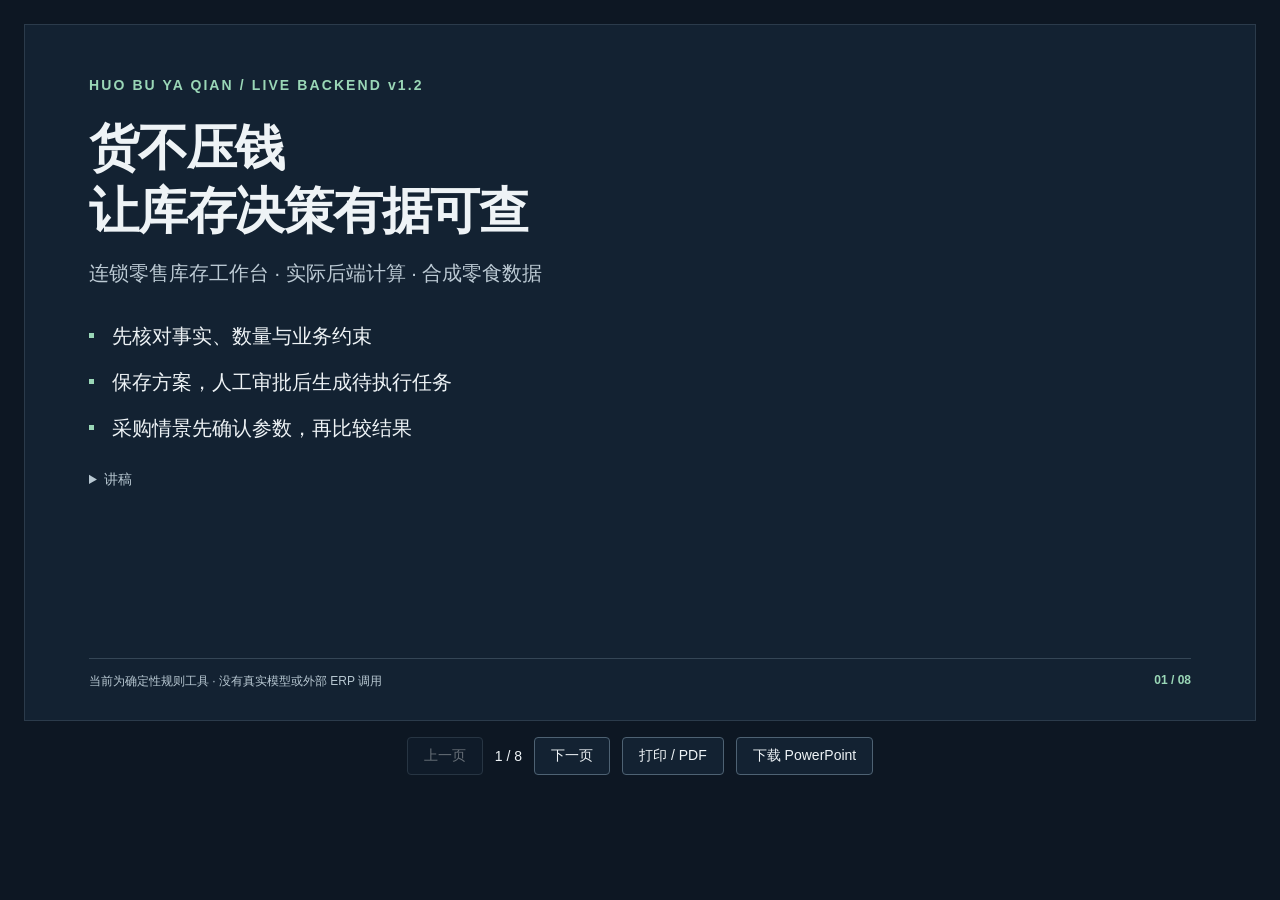
<file: docs/DEMO_SLIDES.html>
<!doctype html>
<html lang="zh-CN"><head><meta charset="utf-8"><meta name="viewport" content="width=device-width,initial-scale=1">
<title>货不压钱 · 演示稿</title><style>
:root{color-scheme:dark;font-family:"Microsoft YaHei","PingFang SC",sans-serif;background:#0d1723;color:#eef3f6}
*{box-sizing:border-box}body{margin:0;padding:24px}main{max-width:1240px;margin:auto}
.slide{position:relative;min-height:697px;padding:52px 64px 70px;border:1px solid #2b3b4b;background:#132232}
.slide[hidden]{display:none}.eyebrow{color:#9ad7b7;font-size:14px;font-weight:700;letter-spacing:.15em}
h1{font-size:50px;line-height:1.25;letter-spacing:-.025em;margin:24px 0 16px;max-width:1050px}
.subtitle{color:#bdcbd5;font-size:20px;line-height:1.5;margin:0 0 25px}ul{padding:0;list-style:none;margin:0}
li{padding:9px 0 9px 23px;font-size:20px;line-height:1.4;position:relative}li:before{content:"";width:5px;height:5px;background:#9ad7b7;position:absolute;top:20px;left:0}
footer{position:absolute;bottom:30px;left:64px;right:64px;display:flex;justify-content:space-between;gap:20px;border-top:1px solid #354656;padding-top:14px;font-size:12px;color:#b8c8d2}
footer b{white-space:nowrap;color:#9ad7b7}details{margin-top:20px;color:#b8c8d2;font-size:14px}details p{max-width:900px;line-height:1.6}
nav{display:flex;justify-content:center;align-items:center;flex-wrap:wrap;gap:12px;margin:16px auto;font-size:14px}
button,a{font:inherit;border:1px solid #4e6273;color:#eef3f6;border-radius:4px;background:#132232;padding:9px 16px;text-decoration:none;cursor:pointer}button:disabled{opacity:.4;cursor:default}button:focus-visible,a:focus-visible{outline:3px solid #9ad7b7}
@media(max-width:700px){body{padding:12px}.slide{padding:30px 24px 96px;min-height:calc(100vh - 115px)}h1{font-size:32px}.subtitle,li{font-size:17px}footer{left:24px;right:24px;bottom:22px;font-size:11px}}
@media print{@page{size:13.333in 7.5in;margin:0}body{padding:0}main{max-width:none}.slide,.slide[hidden]{display:block;width:13.333in;height:7.5in;min-height:0;break-after:page;padding:50px 64px;background:#fff;color:#122333;border:0;print-color-adjust:exact}.slide:last-child{break-after:auto}.eyebrow,footer b{color:#23704f}.subtitle,footer{color:#3b5366}li:before{background:#23704f}h1{font-size:48px}li{font-size:19px}nav,details{display:none}}
</style></head><body><main><section class="slide" aria-label="第 1 页"><div class="eyebrow">HUO BU YA QIAN / LIVE BACKEND v1.2</div><h1>货不压钱<br>让库存决策有据可查</h1><p class="subtitle">连锁零售库存工作台 · 实际后端计算 · 合成零食数据</p><ul><li>先核对事实、数量与业务约束</li><li>保存方案，人工审批后生成待执行任务</li><li>采购情景先确认参数，再比较结果</li></ul><footer><span>当前为确定性规则工具 · 没有真实模型或外部 ERP 调用</span><b>01 / 08</b></footer><details><summary>讲稿</summary><p>本轮以魏的 lanyangyang 分支和 v1.2 当前契约联调。页面访问实际 FastAPI 和数据库，不以响应夹具生成成功结果。数据仍然是合成的，演示不代表真实客户收益。</p></details></section>
<section class="slide" aria-label="第 2 页" hidden><div class="eyebrow">01 / DAILY WORK</div><h1>从需要关注的商品<br>走到一份可核对方案</h1><p class="subtitle">经营总览 → 风险证据 → 工作台计算 → 人工审批 → 待执行任务</p><ul><li>总览分开显示账户、库存成本与采购付款</li><li>风险详情保留事实、原因假设与缺项</li><li>调拨、近效期、采购各自核对约束</li><li>今日待办区分待审批、跟进与人工完成</li></ul><footer><span>调拨改变库存位置，不直接产生现金到账</span><b>02 / 08</b></footer><details><summary>讲稿</summary><p>用西湖文三店每日坚果礼盒作为演示。先核对证据，再进入调拨工作台修改数量。输入变化以后必须重新计算，不能继续使用旧结果。</p></details></section>
<section class="slide" aria-label="第 3 页" hidden><div class="eyebrow">02 / COMPUTATION</div><h1>程序计算数量与金额<br>前端呈现证据与错误</h1><p class="subtitle">当前使用魏的实际零售、工作台、方案和执行任务 API。</p><ul><li>金额为人民币元，百分比为 0—100</li><li>初值和结果从后端返回，前端不补算</li><li>无效方案展示约束错误，不能保存</li><li>未知保留 null，真实缺项不补合成数字</li></ul><footer><span>当前依据根 API_CONTRACT.md 与 FastAPI 1.2.0</span><b>03 / 08</b></footer><details><summary>讲稿</summary><p>业务结果由确定性程序计算。三类工作台复用保存、提交、审批和任务流程。旧统一 Agent Run 草案不再是当前协议，也不会通过前端兼容层伪装成后端已经实现。</p></details></section>
<section class="slide" aria-label="第 4 页" hidden><div class="eyebrow">03 / HUMAN REVIEW</div><h1>保存、审批、执行<br>是三个不同的状态</h1><p class="subtitle">保存草稿 → 提交待审批 → 人工审批 → 生成待外部执行任务</p><ul><li>审批前核对方案版本、数量和来源</li><li>操作回执须与实际方案及版本关联</li><li>任务只保存在本地，没有 ERP 写入</li><li>回执按任务保留，服务记录变化先核对</li></ul><footer><span>幂等键帮助防重复；服务端 expected_version 原子校验仍待完善</span><b>04 / 08</b></footer><details><summary>讲稿</summary><p>审批成功不表示已经调出库存。execute 只创建 draft_pending_external_execution。今日待办可以按门店、商品和编号定位；任务显示对应保存版本的业务身份。未保存人工回执可跨分类和页面继续填写，保存前读取最新状态，关联一致才清除编辑。即使人工登记完成，也不能声称外部操作由系统自动完成。读取与写入之间的原子版本检查仍由魏完善。</p></details></section>
<section class="slide" aria-label="第 5 页" hidden><div class="eyebrow">04 / PURCHASE SCENARIO</div><h1>先确认减量条件<br>再看成本与缺货风险</h1><p class="subtitle">周期、门店、品类、减量比例 → 参数预览 → 确认计算</p><ul><li>当前只支持减少可调整采购数量</li><li>备注文字不会自动变成任意业务动作</li><li>同时比较采购支出、期末库存与风险</li><li>条件改变后旧预览和结果失效</li><li>分周采购支出不是银行账户余额</li></ul><footer><span>少采购、库存成本减少与现金到账分别解释</span><b>05 / 08</b></footer><details><summary>讲稿</summary><p>演示未来十四天减少百分之二十采购。先展示参数卡，确认后才调用后端。结果除了支出变化，还必须检查新增缺货风险；不能把减量金额直接说成利润或回款。</p></details></section>
<section class="slide" aria-label="第 6 页" hidden><div class="eyebrow">05 / INPUT AND EVIDENCE</div><h1>输入可以复现<br>缺项需要明确保留</h1><p class="subtitle">后端内置种子 · 50 个门店 · 313 个库存输入 · 独立付款计划</p><ul><li>输入导出带来源、日期、单位与哈希</li><li>下载文件不代表已经导入当前服务</li><li>反馈规则草稿必须由人工核对</li><li>两组各24条人工参考尚未运行模型评估</li></ul><footer><span>合成数据、人工参考与实际模型效果不能互相替代</span><b>06 / 08</b></footer><details><summary>讲稿</summary><p>导出包从当前后端种子读取稳定输入，在临时数据库中生成，不打开用户日常数据库。实际模型尚未接入，因此不报告模型准确率或 token 成本结论。</p></details></section>
<section class="slide" aria-label="第 7 页" hidden><div class="eyebrow">06 / VERIFICATION</div><h1>让真实操作链<br>经得起重复检查</h1><p class="subtitle">浏览器 → 前端代理 → 实际 FastAPI → 临时数据库</p><ul><li>覆盖工作台、审批、任务与人工回执</li><li>覆盖反馈核对和事实变化后重算</li><li>覆盖模拟预览、约束错误与真实缺项</li><li>样例校验含零减量、全减量与数据隔离</li></ul><footer><span>本地复验：JS 138/138 · Python 163/163 · 并发读取 150/150</span><b>07 / 08</b></footer><details><summary>讲稿</summary><p>后端仍为魏 lanyangyang 的19794ca（并发修复3cc6c4a）。2026-10-03本地统一验收六步全部通过，Python测试包含43项实际后端浏览器用例；独立45次串行和9线程150次并发读取均为200，内容与串行基准一致。没有用固定响应替代计算，没有跳过失败用例。Windows与Ubuntu使用相同验收入口，远端结果以Actions对应提交为准；仓库中的旧联调录像未替换，本轮证据保存在验收目录。这些结果不证明模型理解、客户收益、跨进程事务或ERP执行。</p></details></section>
<section class="slide" aria-label="第 8 页" hidden><div class="eyebrow">07 / NEXT VALIDATION</div><h1>下一步先验证<br>能否减少实际工作量</h1><p class="subtitle">聚焦一条业务流程，比较完整任务耗时、可执行率和有效决策成本。</p><ul><li>完善跨进程事务、版本失效与权限</li><li>接入一份授权真实数据，先做只读核对</li><li>对比熟练人员加 GPT 的同条件基线</li><li>模型按需使用，执行结果如实回收</li></ul><footer><span>多 Agent、模型接口与页面数量本身不构成商业壁垒</span><b>08 / 08</b></footer><details><summary>讲稿</summary><p>当前差异化还需要实验验证。应该给熟练人员和 GPT 同样的数据、约束与计算工具，比较完整任务成本。后续可能积累的是实际约束、可执行流程和结果反馈，而不是简单增加模型调用次数。</p></details></section></main>
<nav aria-label="演示页控制"><button id="previous" type="button">上一页</button><span id="position" aria-live="polite"></span><button id="next" type="button">下一页</button><button id="print" type="button">打印 / PDF</button><a href="DEMO_SLIDES.pptx">下载 PowerPoint</a></nav>
<script>
const slides=[...document.querySelectorAll('.slide')];let current=0;
function show(index){current=Math.max(0,Math.min(slides.length-1,index));slides.forEach((slide,i)=>{slide.hidden=i!==current});document.querySelector('#position').textContent=`${current+1} / ${slides.length}`;document.querySelector('#previous').disabled=current===0;document.querySelector('#next').disabled=current===slides.length-1;document.title=`${current+1}/${slides.length} · 货不压钱演示稿`;}
document.querySelector('#previous').addEventListener('click',()=>show(current-1));document.querySelector('#next').addEventListener('click',()=>show(current+1));document.querySelector('#print').addEventListener('click',()=>window.print());document.addEventListener('keydown',event=>{if(['ArrowRight','PageDown'].includes(event.key)){event.preventDefault();show(current+1)}else if(['ArrowLeft','PageUp'].includes(event.key)){event.preventDefault();show(current-1)}});show(0);
</script></body></html>
</file>
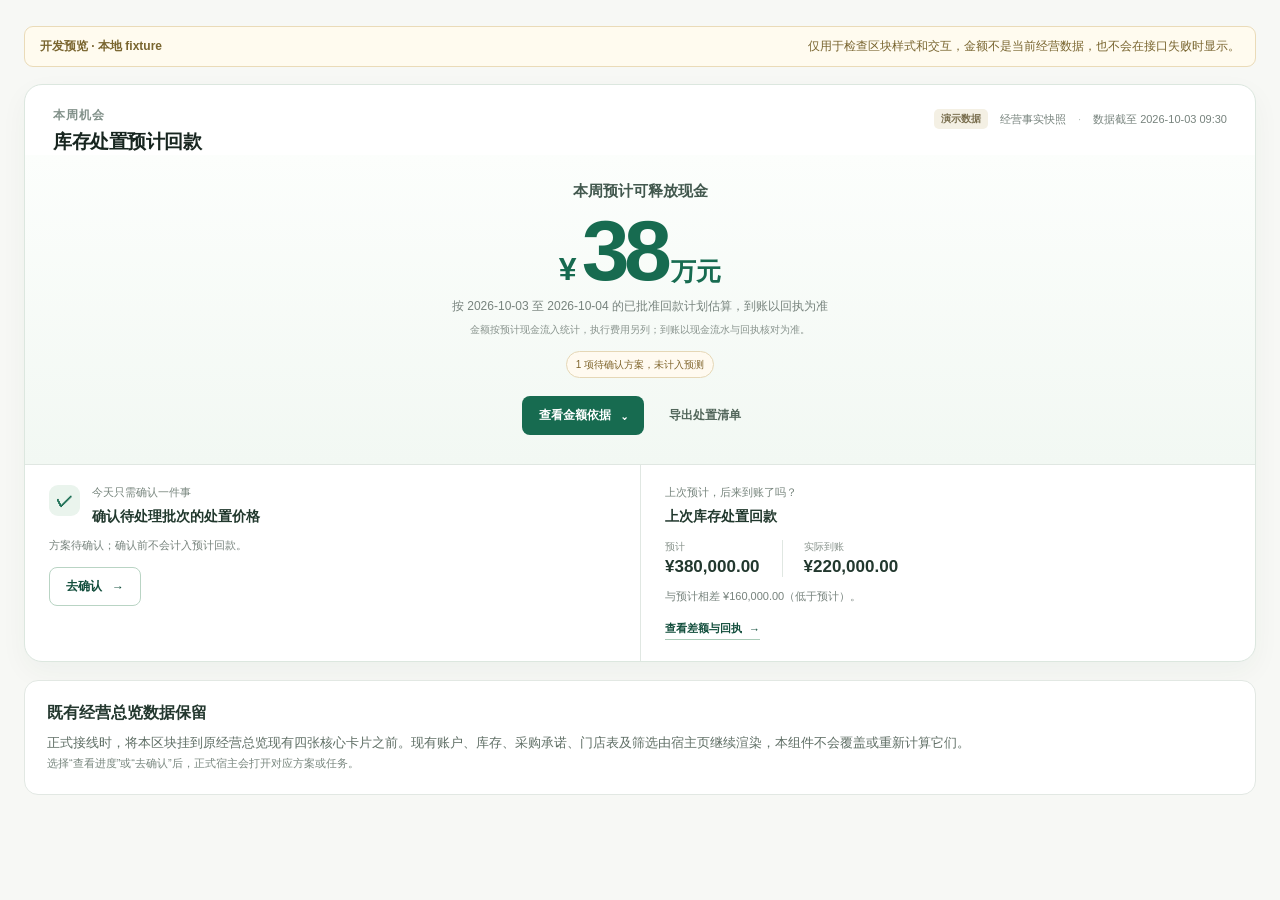
<file: assets/hackathon/followup/overview-cash-opportunity-preview.html>
<!doctype html>
<html lang="zh-CN">
<head>
  <meta charset="utf-8">
  <meta name="viewport" content="width=device-width, initial-scale=1">
  <title>经营总览 · 现金机会区块开发预览</title>
  <link rel="stylesheet" href="overview-cash-opportunity.css">
  <style>
    * { box-sizing: border-box; }
    body { margin: 0; background: #f7f8f5; color: #17251f; font-family: -apple-system, BlinkMacSystemFont, "Segoe UI", "PingFang SC", "Microsoft YaHei", sans-serif; }
    .preview-shell { width: min(1320px, calc(100% - 48px)); margin: 0 auto; padding: 26px 0 56px; }
    .preview-banner { display: flex; flex-wrap: wrap; justify-content: space-between; align-items: center; gap: 8px 20px; margin-bottom: 17px; padding: 11px 15px; border: 1px solid #eadbb8; border-radius: 9px; background: #fffbef; color: #79652f; font-size: 12px; }
    .preview-banner strong { font-weight: 750; }
    .preview-legacy { margin-top: 18px; padding: 22px; border: 1px solid #e2e8e3; border-radius: 14px; background: #fff; color: #5f6e65; font-size: 13px; }
    .preview-legacy h2 { margin: 0 0 8px; color: #24382f; font-size: 16px; }
    .preview-legacy p { margin: 0; line-height: 1.65; }
    .preview-route { margin-top: 10px; color: #78867e; font-size: 11px; }
    @media (max-width: 560px) { .preview-shell { width: calc(100% - 24px); padding-top: 12px; } }
  </style>
</head>
<body>
  <main class="preview-shell">
    <div class="preview-banner" role="note">
      <strong>开发预览 · 本地 fixture</strong>
      <span>仅用于检查区块样式和交互，金额不是当前经营数据，也不会在接口失败时显示。</span>
    </div>
    <div id="cash-opportunity-root"></div>
    <section class="preview-legacy" aria-label="既有经营总览保留位置">
      <h2>既有经营总览数据保留</h2>
      <p>正式接线时，将本区块挂到原经营总览现有四张核心卡片之前。现有账户、库存、采购承诺、门店表及筛选由宿主页继续渲染，本组件不会覆盖或重新计算它们。</p>
      <p class="preview-route" id="preview-route" aria-live="polite">选择“查看进度”或“去确认”后，正式宿主会打开对应方案或任务。</p>
    </section>
  </main>
  <script src="overview-cash-opportunity.js"></script>
  <script>
    const previewTime = "2026-10-03T09:30:00+08:00";
    const previewTasks = [
      {
        task_id: "TASK-PREVIEW-ACTIVE", proposal_id: "PROP-PREVIEW-ACTIVE", proposal_version: 2,
        title: "古荡店库存处置 · 预计到账跟进", status: "in_transit", display_status: "following_up",
        next_action: "核对门店签收和后续到账回执", created_at: "2026-10-03T09:34:00+08:00",
        plan: { actions: [{ store_id: "ST-001", target_store_id: "ST-002" }] },
        candidate_calculation: { expected_cash_in_cny: 380000, cash_flow: [{ direction: "in", amount_cny: 380000, expected_at: "2026-10-04", status: "forecast", source_ref: "已批准处置方案" }] },
        accounting: { expected_cash_cny: 380000, actual_cash_cny: null, status_detail: "等待实际到账" },
      },
      {
        task_id: "TASK-PREVIEW-PAST", proposal_id: "PROP-PREVIEW-PAST", proposal_version: 1,
        title: "上次库存处置回款", status: "completed", display_status: "completed",
        created_at: "2026-09-28T10:00:00+08:00", completed_at: "2026-09-30T16:45:00+08:00",
        accounting: { expected_cash_cny: 380000, actual_cash_cny: 220000, uncollected_expected_cny: 160000 },
      },
    ];
    const fixtureApi = {
      mode: "fixture",
      async getOverview(query) {
        return { context: { ...query, tenant_id: "hackathon-demo", is_demo: true }, overview: { account: { balance: 620000 }, inventory: { cost: 1520000, risk_cost: 380000 }, purchase_commitments: { amount: 84000 } }, metadata: { is_demo: true, source: "versioned_retail_facts", as_of: previewTime, data_version: "retail-v2.1", fact_version: 1 } };
      },
      async listTasks(query) { return { tasks: previewTasks, context: { ...query, tenant_id: "hackathon-demo", is_demo: true } }; },
      async listProposals(query) { return { proposals: [{ proposal_id: "PROP-PREVIEW-APPROVAL", proposal_version: 1, status: "pending_approval", title: "确认待处理批次的处置价格", action_lines: [{ store_id: "ST-001" }], updated_at: previewTime }], context: { ...query, tenant_id: "hackathon-demo", is_demo: true } }; },
    };
    const mounted = window.HackathonCashOpportunity.mount(document.querySelector("#cash-opportunity-root"), {
      api: fixtureApi,
      context: { tenantId: "hackathon-demo", scenarioId: "S01", branchId: "transfer_80", snapshotId: "SNAP-20261003-BASE", asOf: previewTime, dataVersion: "retail-v2.1", factVersion: 1, isDemo: true, storeId: "all" },
      navigate(route, context) {
        document.querySelector("#preview-route").textContent = `开发预览导航：${route} · ${context.proposalId || context.taskId || "事项编号未知"}`;
      },
    });
    window.addEventListener("pagehide", () => mounted.destroy(), { once: true });
  </script>
</body>
</html>
</file>
<file: assets/hackathon/followup/overview-cash-opportunity.css>
[data-hackathon-cash-opportunity],
[data-hackathon-cash-opportunity] * { box-sizing: border-box; }

[data-hackathon-cash-opportunity] {
  --hco-green: #176b50;
  --hco-green-deep: #124e3c;
  --hco-green-wash: #eff7f2;
  --hco-ink: #17251f;
  --hco-muted: #77837d;
  --hco-line: #e0e7e2;
  --hco-paper: #fff;
  color: var(--hco-ink);
  font-family: inherit;
}

[data-hackathon-cash-opportunity] button { font: inherit; }
[data-hackathon-cash-opportunity] button:focus-visible {
  outline: 3px solid rgba(23, 107, 80, .24);
  outline-offset: 3px;
}
[data-hackathon-cash-opportunity] button:disabled { cursor: not-allowed; opacity: .48; }
[data-hackathon-cash-opportunity] [hidden] { display: none !important; }

[data-hackathon-cash-opportunity] .hco-panel {
  overflow: hidden;
  border: 1px solid #dce7df;
  border-radius: 18px;
  background: var(--hco-paper);
  box-shadow: 0 10px 28px rgba(29, 59, 44, .045);
}

[data-hackathon-cash-opportunity] .hco-header {
  display: flex;
  align-items: flex-start;
  justify-content: space-between;
  gap: 18px;
  padding: 22px 28px 0;
}
[data-hackathon-cash-opportunity] .hco-eyebrow {
  margin: 0 0 5px;
  color: #82918a;
  font-size: 12px;
  font-weight: 700;
  letter-spacing: .08em;
}
[data-hackathon-cash-opportunity] .hco-header h2 {
  margin: 0;
  color: var(--hco-ink);
  font-size: 19px;
  font-weight: 700;
  letter-spacing: -.025em;
}
[data-hackathon-cash-opportunity] .hco-meta {
  display: flex;
  flex-wrap: wrap;
  align-items: center;
  justify-content: flex-end;
  gap: 7px 12px;
  padding-top: 2px;
  color: var(--hco-muted);
  font-size: 11px;
  text-align: right;
}
[data-hackathon-cash-opportunity] .hco-meta > span + span::before { content: "·"; margin-right: 12px; color: #bac4be; }
[data-hackathon-cash-opportunity] .hco-source-badge {
  padding: 3px 7px;
  border-radius: 5px;
  background: #f4f0e4;
  color: #786d4d;
  font-size: 10px;
  font-weight: 650;
}
[data-hackathon-cash-opportunity] .hco-meta > .hco-source-badge + span::before { content: none; }

[data-hackathon-cash-opportunity] .hco-hero {
  display: grid;
  justify-items: center;
  padding: 27px 24px 29px;
  text-align: center;
  background: linear-gradient(180deg, #fcfefc 0%, #f2f8f3 100%);
}
[data-hackathon-cash-opportunity] .hco-value-label {
  margin: 0 0 4px;
  color: #42584e;
  font-size: 15px;
  font-weight: 650;
}
[data-hackathon-cash-opportunity] .hco-value {
  display: flex;
  align-items: baseline;
  justify-content: center;
  gap: 5px;
  min-height: 92px;
  color: var(--hco-green);
  white-space: nowrap;
  font-variant-numeric: tabular-nums;
}
[data-hackathon-cash-opportunity] .hco-value-currency { font-size: clamp(20px, 3vw, 32px); font-weight: 700; }
[data-hackathon-cash-opportunity] .hco-value strong {
  font-size: clamp(54px, 8vw, 86px);
  font-weight: 760;
  letter-spacing: -.065em;
  line-height: 1.05;
}
[data-hackathon-cash-opportunity] .hco-value-unit { font-size: clamp(16px, 2.5vw, 25px); font-weight: 700; }
[data-hackathon-cash-opportunity] .hco-caption { margin: 1px 0 15px; color: var(--hco-muted); font-size: 12px; }
[data-hackathon-cash-opportunity] .hco-accounting-note { margin: -8px 0 14px; color: #88938d; font-size: 10px; line-height: 1.5; }
[data-hackathon-cash-opportunity] .hco-chips { display: flex; flex-wrap: wrap; justify-content: center; gap: 7px; margin-bottom: 18px; }
[data-hackathon-cash-opportunity] .hco-chip {
  display: inline-flex;
  align-items: center;
  min-height: 27px;
  padding: 4px 9px;
  border: 1px solid #e5d7b6;
  border-radius: 999px;
  background: #fffaf0;
  color: #80662d;
  font-size: 10px;
  line-height: 1.3;
}
[data-hackathon-cash-opportunity] .hco-chip-positive { border-color: #cfe3d6; background: #f3faf5; color: var(--hco-green-deep); }
[data-hackathon-cash-opportunity] .hco-chip-muted { border-color: #dfe5e1; background: #f7f9f8; color: #69766f; }
[data-hackathon-cash-opportunity] .hco-hero-actions { display: flex; flex-wrap: wrap; justify-content: center; gap: 8px; }
[data-hackathon-cash-opportunity] .hco-button {
  min-height: 39px;
  display: inline-flex;
  align-items: center;
  justify-content: center;
  gap: 10px;
  padding: 9px 16px;
  border: 1px solid transparent;
  border-radius: 8px;
  cursor: pointer;
  font-size: 12px;
  font-weight: 700;
  transition: background-color .15s ease, border-color .15s ease, transform .15s ease;
}
[data-hackathon-cash-opportunity] .hco-button:hover:not(:disabled) { transform: translateY(-1px); }
[data-hackathon-cash-opportunity] .hco-button-primary { background: var(--hco-green); color: #fff; }
[data-hackathon-cash-opportunity] .hco-button-primary:hover:not(:disabled) { background: var(--hco-green-deep); }
[data-hackathon-cash-opportunity] .hco-button-secondary { border-color: #b9d4c4; background: #fff; color: var(--hco-green-deep); }
[data-hackathon-cash-opportunity] .hco-button-secondary:hover:not(:disabled) { background: #f5fbf7; }
[data-hackathon-cash-opportunity] .hco-button-quiet { border-color: transparent; background: transparent; color: #52665b; }
[data-hackathon-cash-opportunity] .hco-button-quiet:hover:not(:disabled) { background: #e9f2ec; }

[data-hackathon-cash-opportunity] .hco-lower-grid {
  display: grid;
  grid-template-columns: minmax(0, 1fr) minmax(0, 1fr);
  border-top: 1px solid var(--hco-line);
}
[data-hackathon-cash-opportunity] .hco-lower-card { min-width: 0; padding: 20px 24px 21px; }
[data-hackathon-cash-opportunity] .hco-lower-card + .hco-lower-card { border-left: 1px solid var(--hco-line); }
[data-hackathon-cash-opportunity] .hco-card-heading { display: flex; align-items: flex-start; gap: 12px; }
[data-hackathon-cash-opportunity] .hco-card-icon {
  flex: 0 0 auto;
  width: 31px;
  height: 31px;
  display: grid;
  place-items: center;
  border-radius: 9px;
  background: #eaf4ed;
  color: var(--hco-green);
  font-size: 17px;
  font-weight: 750;
}
[data-hackathon-cash-opportunity] .hco-card-label { margin: 0 0 6px; color: #76847c; font-size: 11px; }
[data-hackathon-cash-opportunity] .hco-lower-card h3 { margin: 0; color: #21382d; font-size: 14px; line-height: 1.45; overflow-wrap: anywhere; }
[data-hackathon-cash-opportunity] .hco-card-copy { margin: 11px 0 13px; color: var(--hco-muted); font-size: 11px; line-height: 1.55; }
[data-hackathon-cash-opportunity] .hco-reconcile-values { display: flex; gap: 22px; margin: 14px 0 0; }
[data-hackathon-cash-opportunity] .hco-reconcile-values > div { display: grid; gap: 3px; }
[data-hackathon-cash-opportunity] .hco-reconcile-values > div + div { padding-left: 21px; border-left: 1px solid var(--hco-line); }
[data-hackathon-cash-opportunity] .hco-reconcile-values small { color: #87928b; font-size: 10px; }
[data-hackathon-cash-opportunity] .hco-reconcile-values b { color: #22382e; font-size: 17px; font-variant-numeric: tabular-nums; }
[data-hackathon-cash-opportunity] .hco-inline-link {
  display: inline-flex;
  align-items: center;
  gap: 7px;
  padding: 3px 0;
  border: 0;
  border-bottom: 1px solid #aacbb8;
  background: transparent;
  color: var(--hco-green-deep);
  cursor: pointer;
  font-size: 11px;
  font-weight: 700;
}
[data-hackathon-cash-opportunity] .hco-inline-link:hover { color: #0d4735; border-color: currentColor; }
[data-hackathon-cash-opportunity] .hco-details { padding: 20px 24px 23px; border-top: 1px solid var(--hco-line); background: #fbfdfb; }
[data-hackathon-cash-opportunity] .hco-details-heading { display: flex; justify-content: space-between; align-items: flex-end; gap: 16px; margin-bottom: 12px; }
[data-hackathon-cash-opportunity] .hco-details-heading .hco-eyebrow { margin-bottom: 3px; }
[data-hackathon-cash-opportunity] .hco-details-heading h3 { margin: 0; font-size: 15px; }
[data-hackathon-cash-opportunity] .hco-details-heading > span { color: var(--hco-muted); font-size: 10px; }
[data-hackathon-cash-opportunity] .hco-breakdown-list h3 { margin: 18px 0 6px; color: #4b5d53; font-size: 11px; }
[data-hackathon-cash-opportunity] .hco-breakdown-list h3:first-child { margin-top: 0; }
[data-hackathon-cash-opportunity] .hco-breakdown-row {
  display: grid;
  grid-template-columns: minmax(0, 1fr) minmax(125px, .4fr) auto;
  align-items: center;
  gap: 14px;
  padding: 12px 0;
  border-top: 1px solid #e8eeea;
}
[data-hackathon-cash-opportunity] .hco-breakdown-name,
[data-hackathon-cash-opportunity] .hco-breakdown-cash { display: grid; gap: 4px; min-width: 0; }
[data-hackathon-cash-opportunity] .hco-breakdown-name strong { color: #2d4036; font-size: 12px; overflow-wrap: anywhere; }
[data-hackathon-cash-opportunity] .hco-breakdown-name small,
[data-hackathon-cash-opportunity] .hco-breakdown-cash small { color: var(--hco-muted); font-size: 10px; line-height: 1.4; overflow-wrap: anywhere; }
[data-hackathon-cash-opportunity] .hco-breakdown-cash b { color: var(--hco-green-deep); font-size: 12px; font-variant-numeric: tabular-nums; }
[data-hackathon-cash-opportunity] .hco-breakdown-pending .hco-breakdown-cash b { color: #80662d; }
[data-hackathon-cash-opportunity] .hco-breakdown-note { margin: 13px 0 0; color: var(--hco-muted); font-size: 10px; line-height: 1.55; }
[data-hackathon-cash-opportunity] .hco-empty-detail { padding: 13px 0; color: var(--hco-muted); font-size: 11px; }
[data-hackathon-cash-opportunity] .hco-notice { margin: 0; padding: 9px 24px; border-top: 1px solid #dbe9df; background: #f2f8f4; color: #496457; font-size: 11px; }

[data-hackathon-cash-opportunity] .hco-state {
  min-height: 158px;
  display: flex;
  align-items: center;
  justify-content: center;
  gap: 13px;
  padding: 22px;
  color: var(--hco-muted);
  text-align: center;
}
[data-hackathon-cash-opportunity] .hco-state p { margin: 0; font-size: 12px; }
[data-hackathon-cash-opportunity] .hco-state-error { text-align: left; }
[data-hackathon-cash-opportunity] .hco-state-error > div { max-width: 510px; }
[data-hackathon-cash-opportunity] .hco-state-error h2 { margin: 0 0 6px; color: #684840; font-size: 15px; }
[data-hackathon-cash-opportunity] .hco-state-error p { margin-bottom: 13px; color: #785c55; line-height: 1.55; }
[data-hackathon-cash-opportunity] .hco-state-mark {
  flex: 0 0 auto;
  width: 31px;
  height: 31px;
  display: grid;
  place-items: center;
  border-radius: 50%;
  background: #fff0ed;
  color: #a3493d;
  font-size: 17px;
  font-weight: 750;
}
[data-hackathon-cash-opportunity] .hco-spinner {
  width: 18px;
  height: 18px;
  border: 2px solid #d7e7dc;
  border-top-color: var(--hco-green);
  border-radius: 50%;
  animation: hco-spin .8s linear infinite;
}
@keyframes hco-spin { to { transform: rotate(360deg); } }

@media (max-width: 720px) {
  [data-hackathon-cash-opportunity] .hco-header { flex-direction: column; gap: 9px; padding: 19px 18px 0; }
  [data-hackathon-cash-opportunity] .hco-meta { justify-content: flex-start; text-align: left; }
  [data-hackathon-cash-opportunity] .hco-hero { padding: 24px 15px; }
  [data-hackathon-cash-opportunity] .hco-lower-grid { grid-template-columns: 1fr; }
  [data-hackathon-cash-opportunity] .hco-lower-card { padding: 17px 18px; }
  [data-hackathon-cash-opportunity] .hco-lower-card + .hco-lower-card { border-top: 1px solid var(--hco-line); border-left: 0; }
  [data-hackathon-cash-opportunity] .hco-details { padding: 18px; }
}
@media (max-width: 480px) {
  [data-hackathon-cash-opportunity] .hco-value { min-height: 72px; gap: 3px; }
  [data-hackathon-cash-opportunity] .hco-value strong { font-size: clamp(42px, 15vw, 62px); }
  [data-hackathon-cash-opportunity] .hco-breakdown-row { grid-template-columns: minmax(0, 1fr) auto; gap: 9px; }
  [data-hackathon-cash-opportunity] .hco-breakdown-cash { grid-column: 1; grid-row: 2; }
  [data-hackathon-cash-opportunity] .hco-breakdown-row > .hco-inline-link { grid-column: 2; grid-row: 1 / span 2; }
  [data-hackathon-cash-opportunity] .hco-details-heading { align-items: flex-start; flex-direction: column; gap: 4px; }
  [data-hackathon-cash-opportunity] .hco-meta > span + span::before { margin-right: 7px; }
}
</file>
